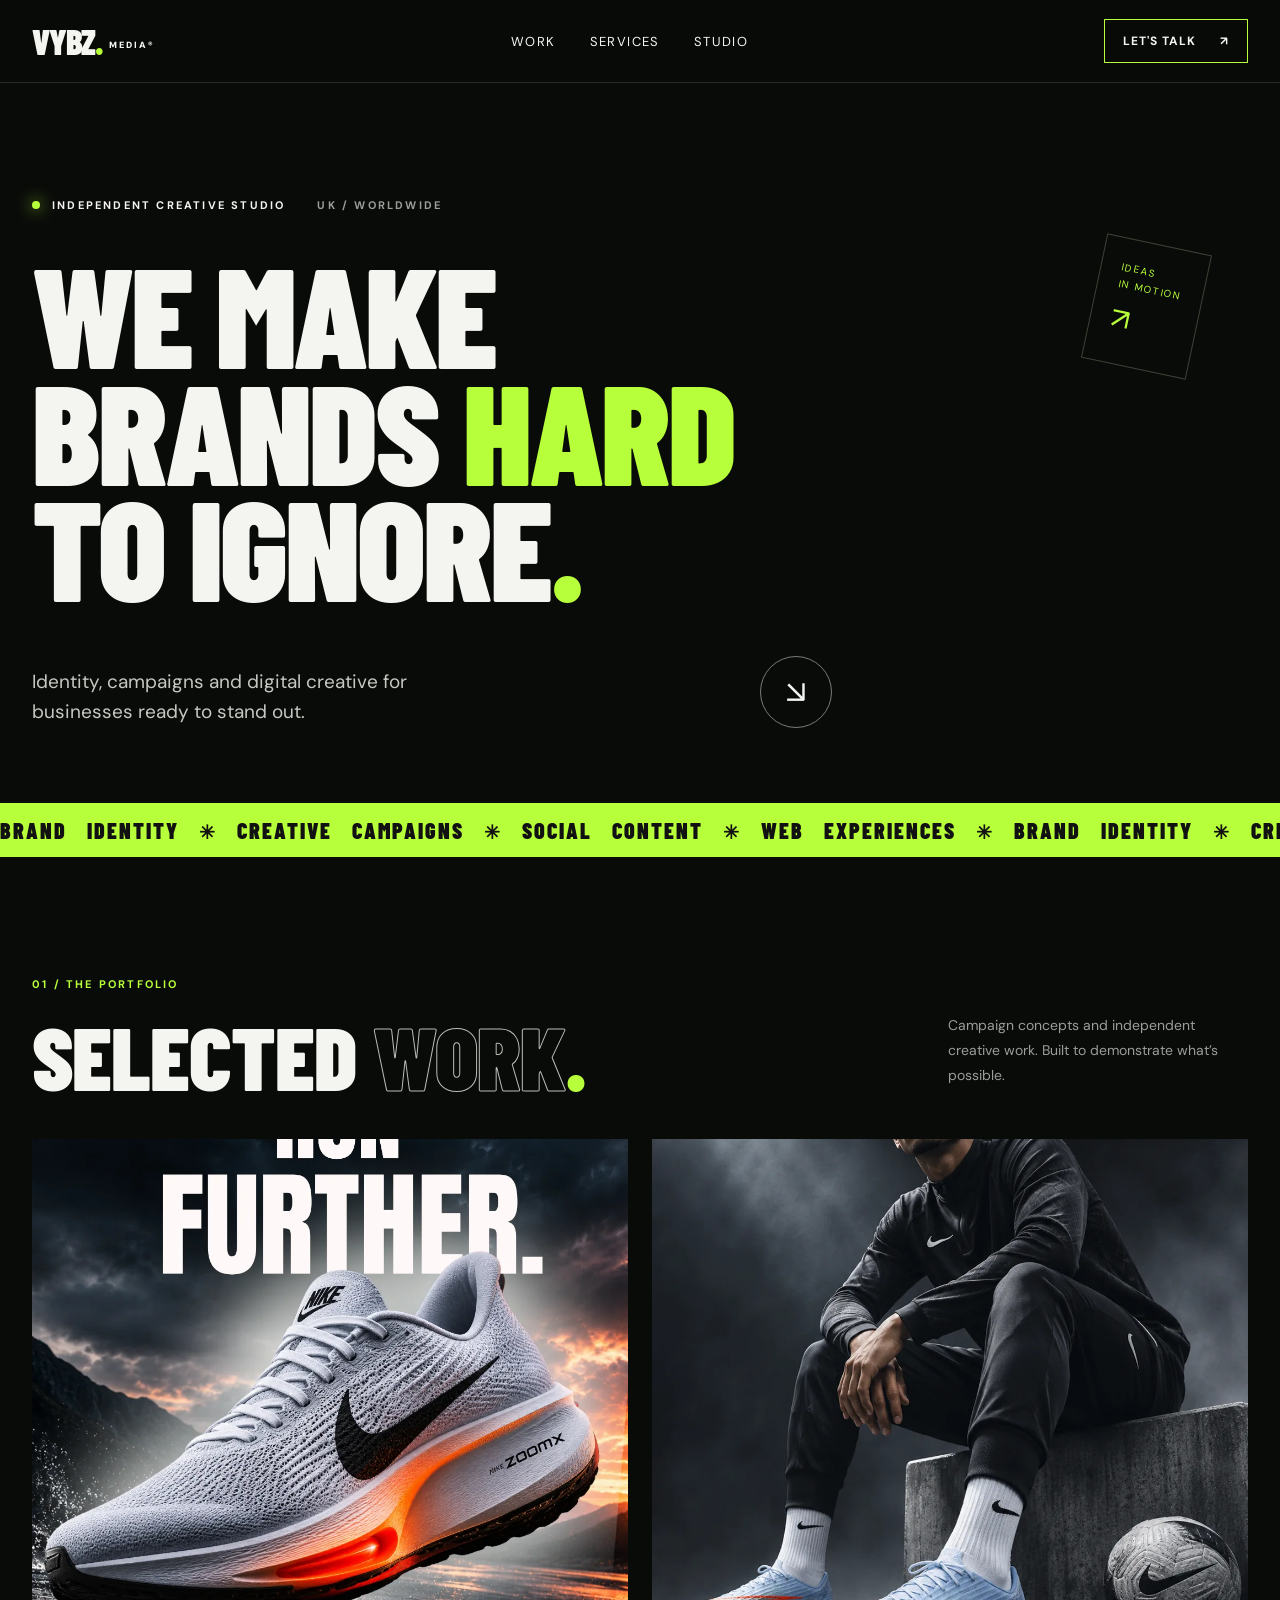
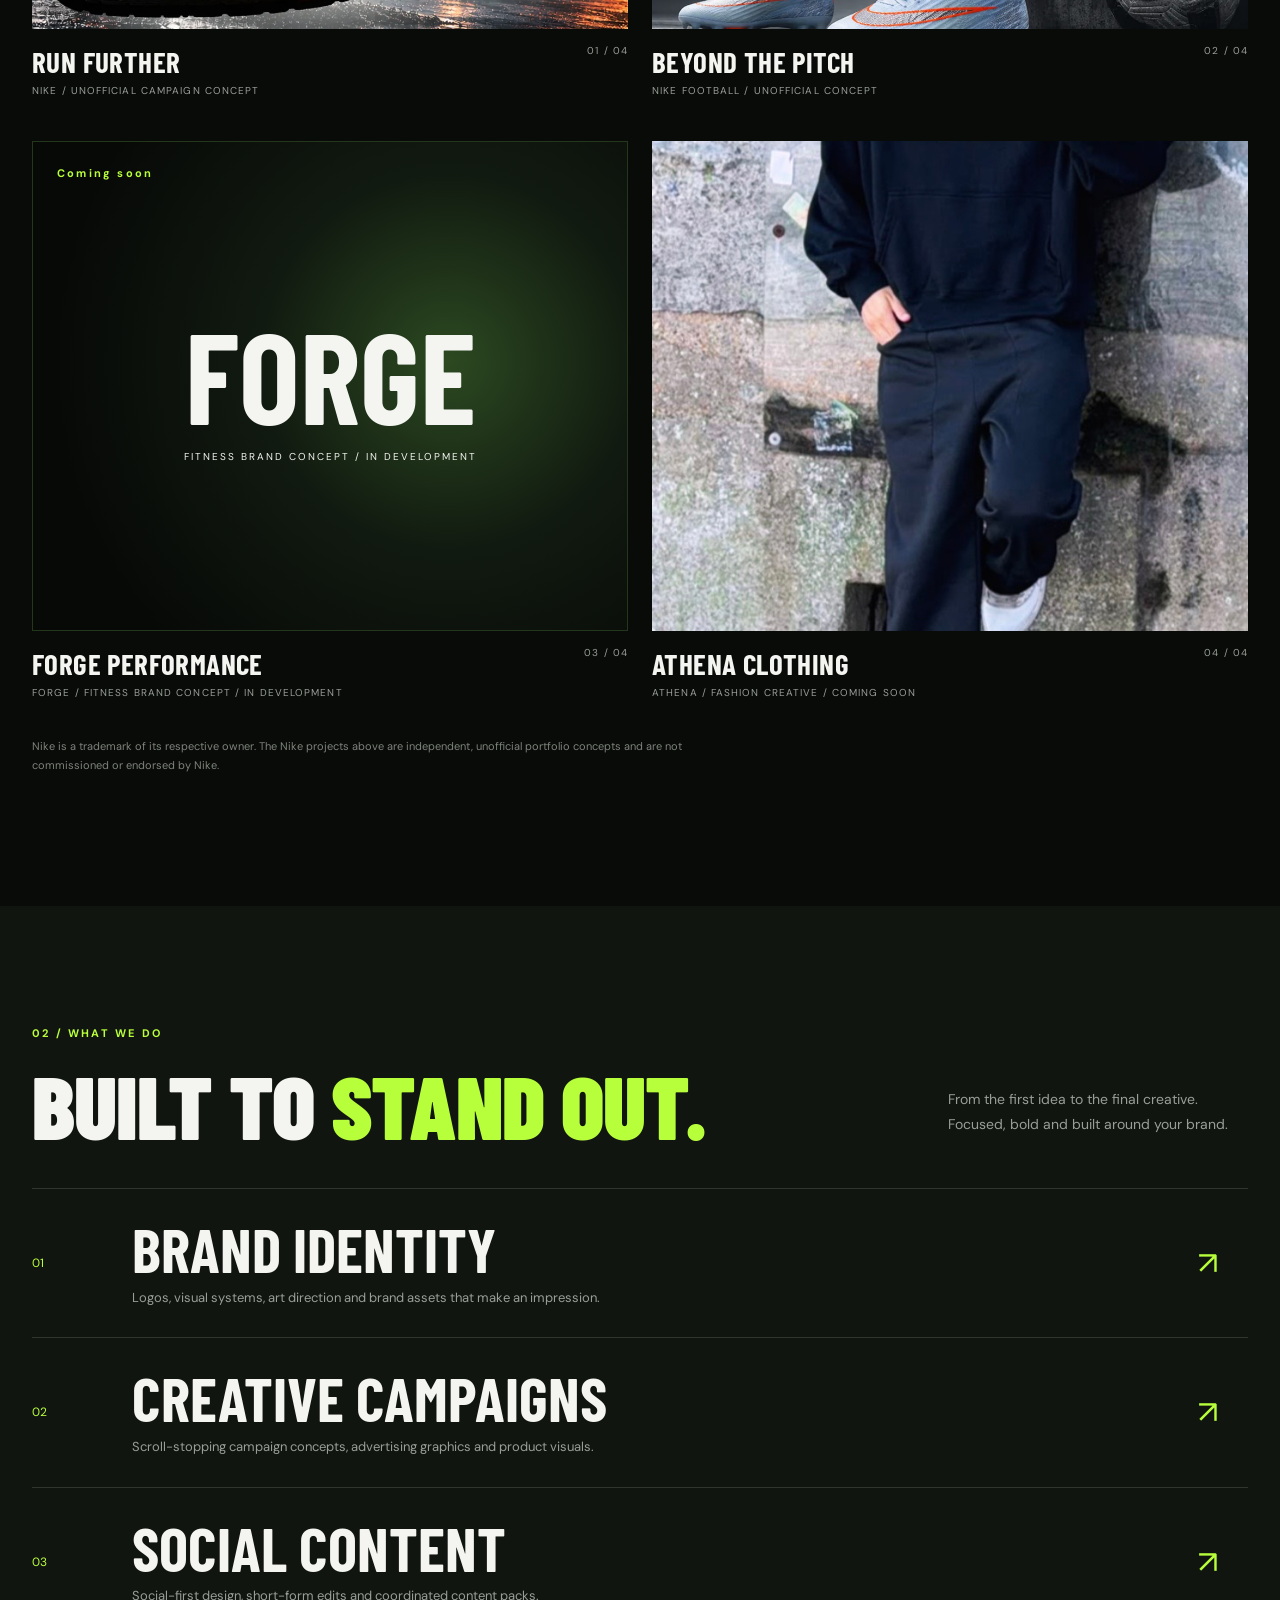
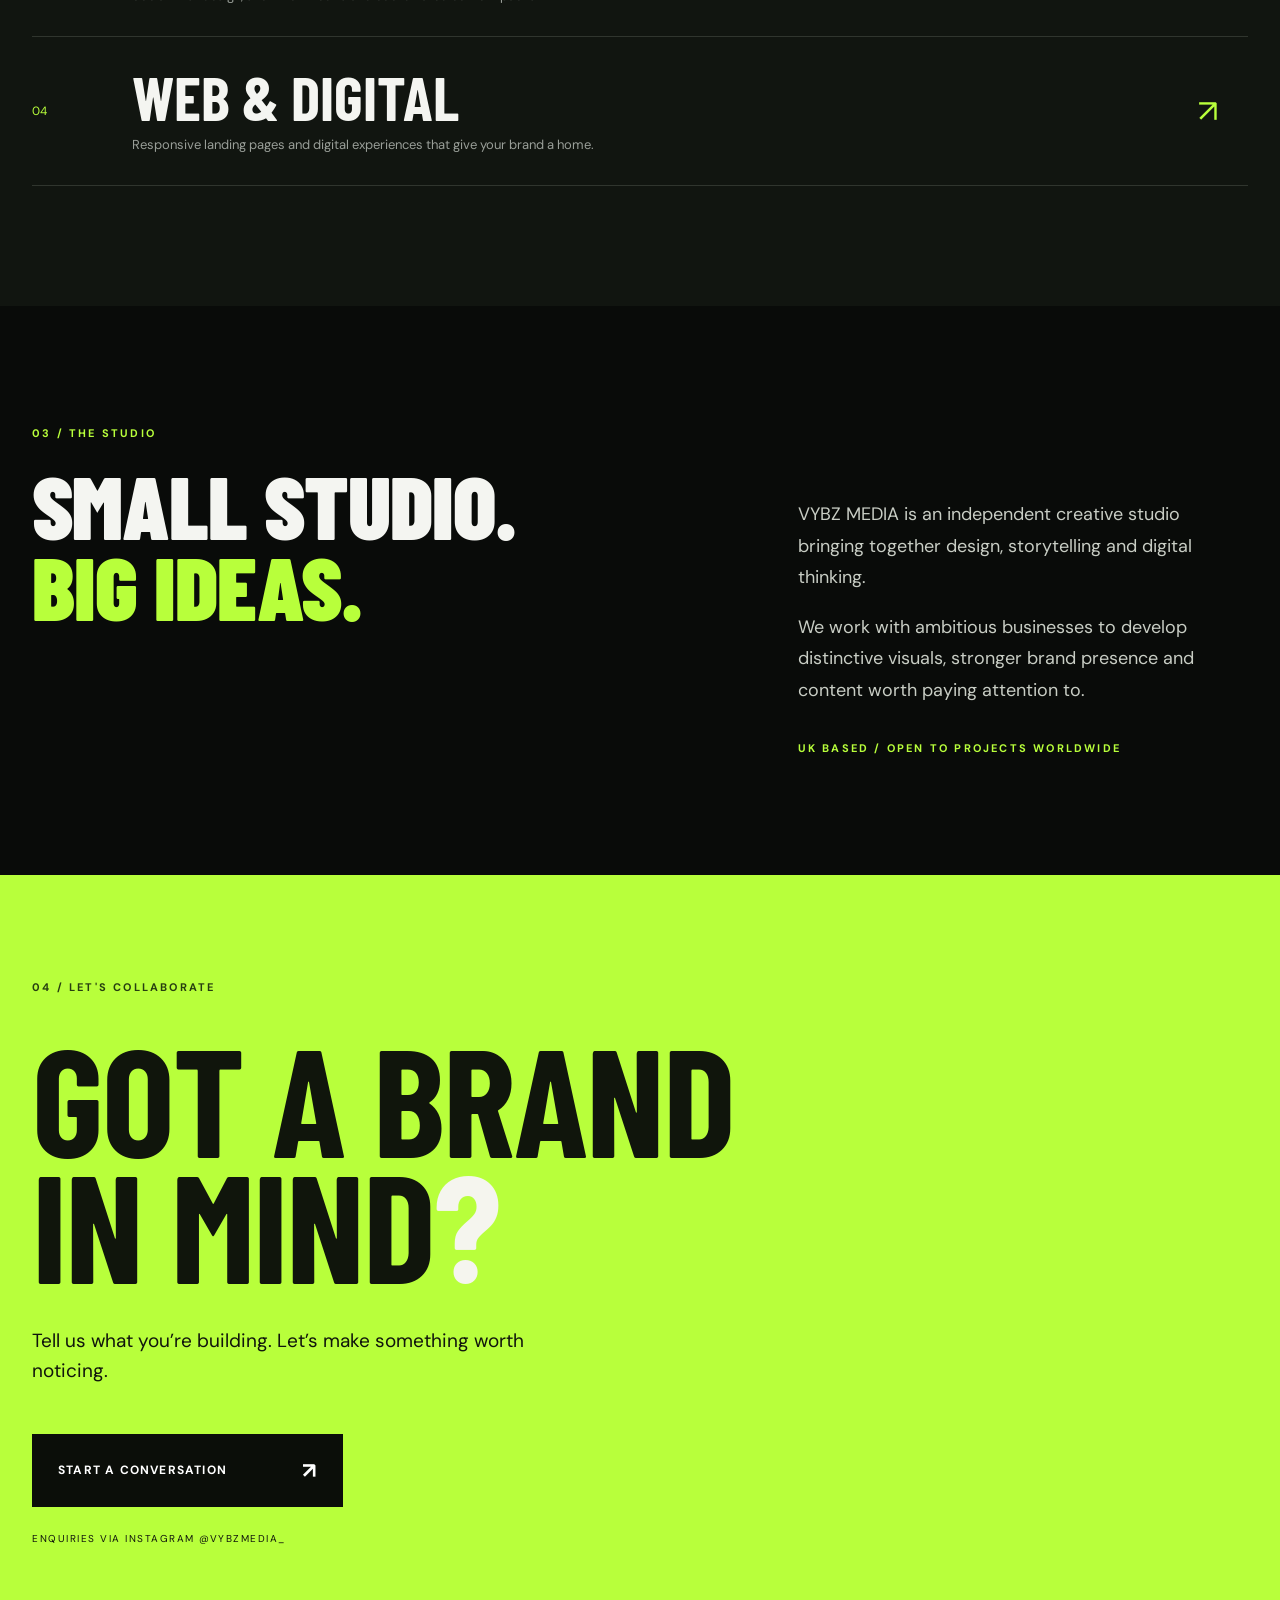
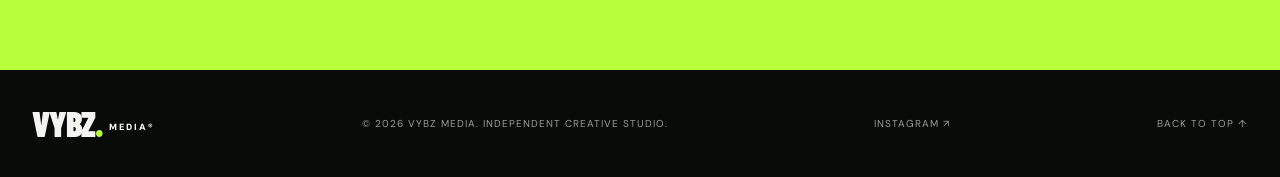
<file: index.html>
<!DOCTYPE html>

<html lang="en-GB">
<head>
<meta charset="utf-8"/>
<meta content="width=device-width, initial-scale=1" name="viewport"/>
<meta content="#090b09" name="theme-color"/>
<meta content="VYBZ MEDIA is an independent creative studio building bold brand identities, campaign visuals and social-first content. UK-based, working worldwide." name="description"/>
<meta content="VYBZ MEDIA — Creative That Cuts Through" property="og:title"/>
<meta content="Brand identity. Campaigns. Social-first creative. Explore selected work and start a project." property="og:description"/>
<meta content="website" property="og:type"/>
<meta content="assets/nike-run-further.webp" property="og:image"/>
<title>VYBZ MEDIA® — Creative That Cuts Through</title>
<link href="assets/favicon.svg" rel="icon" type="image/svg+xml"/>
<link href="styles.css" rel="stylesheet"/>
<script defer="" src="script.js"></script>
<meta content="true" name="cms-enabled"/><script defer="" src="cms.js"></script></head>
<body>
<a class="skip" href="#main">Skip to content</a>
<header class="site-header" id="top">
<div class="container header-inner">
<a aria-label="VYBZ MEDIA home" class="wordmark" href="#top">VYBZ<span class="accent">.</span><span class="wordmark-sub">MEDIA®</span></a>
<nav aria-label="Main navigation" class="desktop-nav">
<a href="#work">Work</a><a href="#services">Services</a><a href="#about">Studio</a>
</nav>
<a class="header-cta" data-social="instagram" href="https://www.instagram.com/vybzmedia_/" rel="noopener noreferrer" target="_blank">LET'S TALK <span aria-hidden="true">↗</span></a>
<button aria-controls="mobile-nav" aria-expanded="false" aria-label="Open navigation" class="menu-toggle" type="button"><span></span><span></span></button>
</div>
<nav aria-label="Mobile navigation" class="mobile-nav" hidden="" id="mobile-nav">
<a href="#work">Selected work</a><a href="#services">What we do</a><a href="#about">About the studio</a><a href="#contact">Start a project</a>
</nav>
</header>
<main id="main">
<section aria-labelledby="hero-title" class="hero container">
<div class="eyebrow"><span class="signal"></span> INDEPENDENT CREATIVE STUDIO <span class="eyebrow-tail">UK / WORLDWIDE</span></div>
<h1 data-content="hero_title" id="hero-title">WE MAKE<br/>BRANDS <em>HARD</em><br/>TO IGNORE<span class="accent">.</span></h1>
<div class="hero-bottom"><p data-content="hero_subtitle">Identity, campaigns and digital creative for businesses ready to stand out.</p><a aria-label="Explore our work" class="round-link" href="#work">↘</a></div>
<div aria-hidden="true" class="hero-stamp">IDEAS<br/>IN MOTION<br/><span>↗</span></div>
</section>
<div aria-label="Our creative disciplines" class="ticker"><div class="ticker-inner">BRAND IDENTITY <b>✳</b> CREATIVE CAMPAIGNS <b>✳</b> SOCIAL CONTENT <b>✳</b> WEB EXPERIENCES <b>✳</b> BRAND IDENTITY <b>✳</b> CREATIVE CAMPAIGNS <b>✳</b></div></div>
<section aria-labelledby="work-title" class="section work-section container" id="work">
<div class="section-top"><div><p class="section-kicker">01 / THE PORTFOLIO</p><h2 data-content="work_title" id="work-title">SELECTED <span class="outline">WORK</span><span class="accent">.</span></h2></div><p class="section-note" data-content="work_intro">Campaign concepts and independent creative work. Built to demonstrate what's possible.</p></div>
<div class="project-grid" id="cms-projects">
<article class="project project-large"><div class="project-media"><img alt="Nike running shoe campaign concept with stormy mountain background and RUN FURTHER headline" loading="eager" src="assets/nike-run-further.webp"/><span class="project-overlay">VIEW PROJECT <span>↗</span></span></div><div class="project-meta"><div><h3>RUN FURTHER</h3><p>NIKE / UNOFFICIAL CAMPAIGN CONCEPT</p></div><span>01 / 04</span></div></article>
<article class="project"><div class="project-media"><img alt="Cinematic football fashion campaign concept with athlete wearing blue football boots" loading="lazy" src="assets/nike-football.webp"/><span class="project-overlay">VIEW PROJECT <span>↗</span></span></div><div class="project-meta"><div><h3>BEYOND THE PITCH</h3><p>NIKE FOOTBALL / UNOFFICIAL CONCEPT</p></div><span>02 / 04</span></div></article>
<article class="project"><div class="project-media concept-art"><div class="concept-inner"><span class="tiny">COMING NEXT / 003</span><strong>FORGE<span class="accent">.</span></strong><span>PERFORMANCE / GYM BRAND IDENTITY</span><span class="concept-cross">✳</span></div></div><div class="project-meta"><div><h3>FORGE PERFORMANCE</h3><p>FITNESS BRAND CONCEPT / IN DEVELOPMENT</p></div><span>03 / 04</span></div></article>
<article class="project"><div class="project-media athena-art"><div class="athena-inner"><span class="tiny">COMING NEXT / 004</span><strong>ATHENA</strong><span>BORN TO BE DIFFERENT</span></div></div><div class="project-meta"><div><h3>ATHENA CLOTHING</h3><p>FASHION CREATIVE / COMING SOON</p></div><span>04 / 04</span></div></article>
</div>
<p class="disclaimer">Nike is a trademark of its respective owner. The Nike projects above are independent, unofficial portfolio concepts and are not commissioned or endorsed by Nike.</p>
</section>
<section aria-labelledby="services-title" class="section services-section" id="services"><div class="container"><div class="section-top"><div><p class="section-kicker">02 / WHAT WE DO</p><h2 data-content="services_title" id="services-title">BUILT TO <span class="accent">STAND OUT.</span></h2></div><p class="section-note">From the first idea to the final creative. Focused, bold and built around your brand.</p></div><div class="service-list" id="cms-services">
<div class="service"><span class="service-num">01</span><div><h3>BRAND IDENTITY</h3><p>Logos, visual systems, art direction and brand assets that make an impression.</p></div><span aria-hidden="true" class="service-arrow">↗</span></div>
<div class="service"><span class="service-num">02</span><div><h3>CREATIVE CAMPAIGNS</h3><p>Scroll-stopping campaign concepts, advertising graphics and product visuals.</p></div><span aria-hidden="true" class="service-arrow">↗</span></div>
<div class="service"><span class="service-num">03</span><div><h3>SOCIAL CONTENT</h3><p>Social-first design, short-form edits and coordinated content packs.</p></div><span aria-hidden="true" class="service-arrow">↗</span></div>
<div class="service"><span class="service-num">04</span><div><h3>WEB &amp; DIGITAL</h3><p>Responsive landing pages and digital experiences that give your brand a home.</p></div><span aria-hidden="true" class="service-arrow">↗</span></div>
</div></div></section>
<section class="section about-section container" id="about"><div class="about-grid"><div><p class="section-kicker">03 / THE STUDIO</p><h2 data-content="about_title">SMALL STUDIO.<br/><span class="accent">BIG IDEAS.</span></h2></div><div class="about-copy"><p data-content="about_intro">VYBZ MEDIA is an independent creative studio bringing together design, storytelling and digital thinking.</p><p>We work with ambitious businesses to develop distinctive visuals, stronger brand presence and content worth paying attention to.</p><span class="micro">UK BASED / OPEN TO PROJECTS WORLDWIDE</span></div></div></section>
<section class="contact-section" id="contact"><div class="container contact-inner"><p class="section-kicker">04 / LET'S COLLABORATE</p><h2 data-content="contact_title">GOT A BRAND<br/>IN MIND<span>?</span></h2><p data-content="contact_intro">Tell us what you're building. Let's make something worth noticing.</p><a class="contact-button" data-social="instagram" href="https://www.instagram.com/vybzmedia_/" rel="noopener noreferrer" target="_blank">START A CONVERSATION <span>↗</span></a><p class="contact-small">ENQUIRIES VIA INSTAGRAM @VYBZMEDIA_</p></div></section>
</main>
<footer class="footer"><div class="container footer-inner"><a class="wordmark" href="#top">VYBZ<span class="accent">.</span><span class="wordmark-sub">MEDIA®</span></a><p>© <span id="year">2026</span> VYBZ MEDIA. INDEPENDENT CREATIVE STUDIO.</p><a data-social="instagram" href="https://www.instagram.com/vybzmedia_/" rel="noopener noreferrer" target="_blank">INSTAGRAM ↗</a><a href="#top">BACK TO TOP ↑</a></div></footer>
</body>
</html>
</file>
<file: styles.css>
@import url('https://fonts.googleapis.com/css2?family=Barlow+Condensed:wght@600;700;800;900&family=DM+Sans:wght@400;500;600;700&display=swap');
:root{--bg:#090b09;--panel:#101310;--lime:#b8ff3b;--white:#f4f5f1;--muted:#999e98;--line:#30352e}*{box-sizing:border-box}html{scroll-behavior:smooth}body{margin:0;background:var(--bg);color:var(--white);font-family:'DM Sans',Arial,sans-serif;-webkit-font-smoothing:antialiased}a{color:inherit;text-decoration:none}button{font:inherit}img{display:block;width:100%}.container{width:min(100% - 64px,1320px);margin:auto}.accent{color:var(--lime)}.skip{position:absolute;left:-9999px;top:12px;z-index:100;background:var(--lime);color:#111;padding:12px}.skip:focus{left:12px}.site-header{position:sticky;top:0;z-index:50;background:rgba(9,11,9,.94);backdrop-filter:blur(16px);border-bottom:1px solid #272b25}.header-inner{height:82px;display:flex;align-items:center;gap:40px}.wordmark{font-family:'Barlow Condensed',Impact,sans-serif;font-size:35px;font-weight:900;letter-spacing:-1.2px;line-height:1}.wordmark-sub{font-family:'DM Sans',sans-serif;font-size:9px;letter-spacing:2px;margin-left:6px;vertical-align:middle}.desktop-nav{display:flex;gap:34px;margin:auto;font-size:13px;text-transform:uppercase;letter-spacing:1.4px}.desktop-nav a:hover,.footer a:hover{color:var(--lime)}.header-cta{font-size:12px;font-weight:700;letter-spacing:1px;border:1px solid var(--lime);padding:13px 18px;transition:.2s}.header-cta:hover{background:var(--lime);color:#090b09}.header-cta span{margin-left:20px}.menu-toggle{display:none;border:0;background:none;padding:12px;cursor:pointer}.menu-toggle span{display:block;background:var(--white);height:2px;width:25px;margin:6px}.mobile-nav{display:none}.hero{min-height:690px;position:relative;padding-top:115px;padding-bottom:75px}.eyebrow,.section-kicker,.micro,.tiny{font-size:11px;letter-spacing:2.2px;font-weight:700}.eyebrow{display:flex;align-items:center;gap:12px}.signal{width:8px;height:8px;border-radius:50%;background:var(--lime);box-shadow:0 0 16px var(--lime)}.eyebrow-tail{color:var(--muted);margin-left:20px}.hero h1,h2,h3{font-family:'Barlow Condensed',Impact,'Arial Narrow',sans-serif}.hero h1{font-size:clamp(80px,11.1vw,178px);letter-spacing:-3px;line-height:.82;margin:42px 0 52px;font-weight:900}.hero h1 em{font-style:normal;color:var(--lime)}.hero-bottom{display:flex;align-items:end;justify-content:space-between;max-width:800px}.hero-bottom p{font-size:19px;line-height:1.6;color:#c5c9c1;max-width:470px;margin:0}.round-link{border:1px solid #777d74;border-radius:50%;width:72px;height:72px;display:grid;place-items:center;font-size:32px;transition:.2s}.round-link:hover{background:var(--lime);color:#111;border-color:var(--lime)}.hero-stamp{position:absolute;right:4%;top:160px;border:1px solid #3a4235;color:var(--lime);padding:20px;transform:rotate(12deg);font-size:10px;line-height:1.7;letter-spacing:1.5px}.hero-stamp span{font-size:30px}.ticker{overflow:hidden;background:var(--lime);color:#111;white-space:nowrap;padding:14px 0}.ticker-inner{font-family:'Barlow Condensed',Impact,sans-serif;font-weight:900;font-size:22px;letter-spacing:2px;word-spacing:14px;width:max-content;animation:marquee 35s linear infinite}.ticker b{font-size:19px}@keyframes marquee{to{transform:translateX(-38%)}}.section{padding-top:120px;padding-bottom:120px}.section-top{display:flex;justify-content:space-between;align-items:end;gap:36px;margin-bottom:44px}.section-kicker{color:var(--lime);margin:0 0 24px}.section-top h2,.about-section h2{font-size:clamp(60px,7vw,112px);line-height:.9;letter-spacing:-1px;margin:0;font-weight:900}.outline{-webkit-text-stroke:1px #b9beb6;color:transparent}.section-note{max-width:300px;font-size:14px;line-height:1.8;color:var(--muted);margin:0 0 7px}.project-grid{display:grid;grid-template-columns:1fr 1fr;gap:44px 24px}.project-media{height:490px;position:relative;overflow:hidden;background:#151915}.project-media img{width:100%;height:100%;object-fit:cover;transition:transform .5s}.project-media:hover img{transform:scale(1.045)}.project-overlay{position:absolute;bottom:18px;right:18px;background:var(--lime);color:#0b0d09;font-size:11px;font-weight:800;letter-spacing:1px;padding:13px 16px;opacity:0;transform:translateY(6px);transition:.2s;pointer-events:none}.project-media:hover .project-overlay{opacity:1;transform:none}.project-overlay span{margin-left:20px}.project-meta{display:flex;align-items:start;justify-content:space-between;gap:20px;padding-top:15px}.project-meta h3{font-size:29px;letter-spacing:.4px;margin:0 0 5px}.project-meta p,.project-meta>span{font-size:10px;letter-spacing:1.1px;color:var(--muted);margin:0}.concept-art{background:radial-gradient(circle at 70% 45%,#2c4921 0%,#111a10 38%,#070907 80%);border:1px solid #24371c}.concept-inner,.athena-inner{height:100%;display:flex;flex-direction:column;justify-content:center;align-items:center;text-align:center;position:relative;gap:12px}.concept-inner strong{font-family:'Barlow Condensed',Impact,sans-serif;font-size:clamp(80px,10vw,150px);line-height:1}.concept-inner>span:not(.tiny):not(.concept-cross),.athena-inner>span:not(.tiny){font-size:10px;letter-spacing:2px}.concept-inner .tiny,.athena-inner .tiny{position:absolute;top:24px;left:24px;color:var(--lime)}.concept-cross{position:absolute;bottom:10px;right:26px;font-size:90px;color:var(--lime);opacity:.3}.athena-art{background:linear-gradient(135deg,#242424,#0a0a0a 55%,#27251f);border:1px solid #333}.athena-inner strong{font-family:Georgia,serif;letter-spacing:12px;font-size:clamp(43px,6vw,90px);font-weight:400}.athena-inner>span:not(.tiny){color:#b4afa4}.disclaimer{font-size:11px;line-height:1.7;color:#7d837b;max-width:700px;margin-top:38px}.services-section{background:#111510}.service-list{border-top:1px solid var(--line)}.service{display:grid;grid-template-columns:80px 1fr 50px;gap:20px;padding:29px 0;border-bottom:1px solid var(--line);align-items:center}.service-num{font-size:12px;color:var(--lime)}.service h3{font-size:clamp(35px,4.8vw,68px);line-height:1;margin:0 0 8px}.service p{color:var(--muted);font-size:13px;line-height:1.6;margin:0}.service-arrow{font-size:32px;color:var(--lime)}.about-grid{display:grid;grid-template-columns:1.2fr .8fr;gap:90px}.about-copy{padding-top:55px}.about-copy p{font-size:18px;line-height:1.75;color:#c8cdc4}.about-copy .micro{display:block;margin-top:35px;color:var(--lime)}.contact-section{background:var(--lime);color:#10150c;padding:105px 0 115px}.contact-section .section-kicker{color:#273e10}.contact-inner h2{font-size:clamp(88px,12vw,175px);letter-spacing:-2px;line-height:.82;margin:40px 0}.contact-inner h2 span{color:#f5f5ee}.contact-inner>p:not(.section-kicker):not(.contact-small){font-size:19px;max-width:550px;line-height:1.6}.contact-button{display:inline-flex;align-items:center;gap:75px;background:#0b0e09;color:white;padding:22px 26px;margin-top:28px;font-size:12px;font-weight:700;letter-spacing:1.2px}.contact-button:hover{background:#283320}.contact-button span{font-size:22px}.contact-small{font-size:10px;letter-spacing:1.5px;margin-top:25px}.footer{padding:36px 0}.footer-inner{display:flex;align-items:center;justify-content:space-between;gap:24px}.footer p,.footer a:not(.wordmark){font-size:10px;letter-spacing:1px;color:var(--muted)}:focus-visible{outline:2px solid var(--lime);outline-offset:4px}@media(max-width:850px){.container{width:min(100% - 36px,1320px)}.desktop-nav,.header-cta{display:none}.header-inner{height:68px}.menu-toggle{display:block;margin-left:auto}.mobile-nav:not([hidden]){display:flex;flex-direction:column;padding:18px;gap:0;border-top:1px solid var(--line)}.mobile-nav a{padding:15px 0;border-bottom:1px solid var(--line);font-size:16px}.hero{min-height:570px;padding-top:105px}.hero h1{font-size:clamp(66px,12.7vw,110px);letter-spacing:-1px}.hero-stamp{display:none}.section{padding-top:82px;padding-bottom:82px}.section-top{align-items:start;flex-direction:column;gap:22px}.project-media{height:390px}.about-grid{grid-template-columns:1fr;gap:15px}.about-copy{padding-top:0}.footer-inner{flex-wrap:wrap}.footer-inner p{width:100%;order:2}}@media(max-width:600px){.hero{min-height:540px;padding-top:100px;padding-bottom:60px}.hero h1{font-size:clamp(60px,13.4vw,90px);margin:42px 0}.hero-bottom p{font-size:14px;max-width:230px}.round-link{width:58px;height:58px}.eyebrow{font-size:9px;letter-spacing:1px}.eyebrow-tail{margin-left:2px}.project-grid{grid-template-columns:1fr;gap:32px}.project-media{height:420px}.project-meta h3{font-size:25px}.section-top h2,.about-section h2{font-size:64px}.service{grid-template-columns:35px 1fr 20px;gap:10px;padding:24px 0}.service h3{font-size:38px}.service p{font-size:12px}.service-arrow{font-size:22px}.contact-inner h2{font-size:clamp(74px,16vw,115px)}.contact-section{padding:75px 0}.contact-button{gap:30px}.footer-inner{align-items:start}.footer-inner>a:not(.wordmark){font-size:9px}.athena-inner strong{font-size:47px;letter-spacing:5px}}@media(prefers-reduced-motion:reduce){*,*:before,*:after{scroll-behavior:auto!important;animation:none!important;transition:none!important}}

/* CMS-managed project links */
.project-link {display:block;color:inherit;text-decoration:none;}
.project-link:focus-visible {outline:2px solid #b5ff36;outline-offset:5px;}
.project-link:hover img {transform:scale(1.035);}
.project-link img {transition:transform .35s ease;}
</file>
